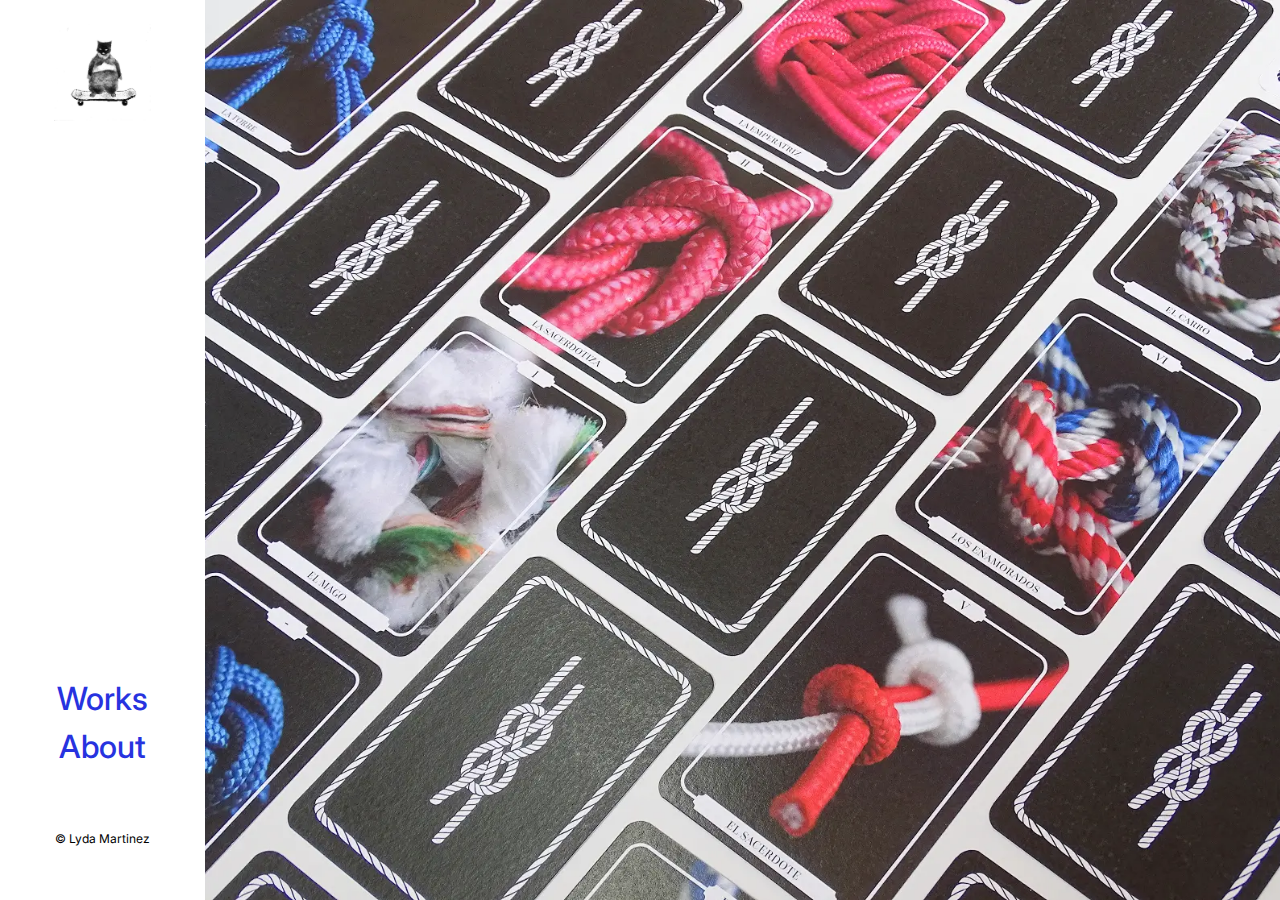
<file: index.html>
<!DOCTYPE html>
<html lang="es">
    <head>
        <meta charset="UTF-8">
        <meta name="viewport" content="width=device-width, initial-scale=1.0">
        <title>Lyda Martinez - Portfolio</title>
        <link rel="icon" type="image/x-icon" href="/assets/favicon/favicon.ico">
        
        <!-- Resource Hints -->
        <link rel="preconnect" href="https://fonts.googleapis.com">
        <link rel="preconnect" href="https://fonts.gstatic.com" crossorigin>
        
        <!-- Stylesheets -->
        <link rel="stylesheet" href="styles.css">
        <link rel="stylesheet" href="index.css">
        <link href="https://fonts.googleapis.com/css2?family=Inter:wght@400;500;600&display=swap" rel="stylesheet">
        
        <!-- Preload critical assets -->
        <link rel="preload" as="image" href="assets/landing-carousel-1.webp">
        <link rel="preload" as="image" href="assets/gato-skater.webp">
    </head>
<body>
    <div class="container">
        <!-- Sidebar/Menu -->
        <aside class="sidebar">
            <div class="logo">
                <img src="assets/gato-skater.webp" alt="Logo" class="logo-img" width="97" height="97">
            </div>
            <nav class="menu">
                <ul>
                    <li><a href="works.html">Works</a></li>
                    <li><a href="about.html">About</a></li>
                </ul>
            </nav>
            <div class="copyright">
                <p>© Lyda Martinez</p>
            </div>
        </aside>

        <!-- Main Content -->
        <main class="main-content">
            <div class="carousel">
                <div class="carousel-container">
                    <img src="assets/landing-carousel-1.webp" 
                         alt="Carousel Image 1" 
                         class="carousel-img active"
                         width="1920"
                         height="1080"
                         fetchpriority="high">
                    <img src="assets/landing-carousel-2.webp" 
                         alt="Carousel Image 2" 
                         class="carousel-img"
                         width="1920"
                         height="1080"
                         loading="lazy">
                    <img src="assets/landing-carousel-3.webp" 
                         alt="Carousel Image 3" 
                         class="carousel-img"
                         width="1920"
                         height="1080"
                         loading="lazy">
                    <img src="assets/landing-carousel-4.webp" 
                         alt="Carousel Image 4" 
                         class="carousel-img"
                         width="1920"
                         height="1080"
                         loading="lazy">
                </div>
            </div>
        </main>
    </div>

    <script src="script.js" defer></script>
</body>
</html>
</file>
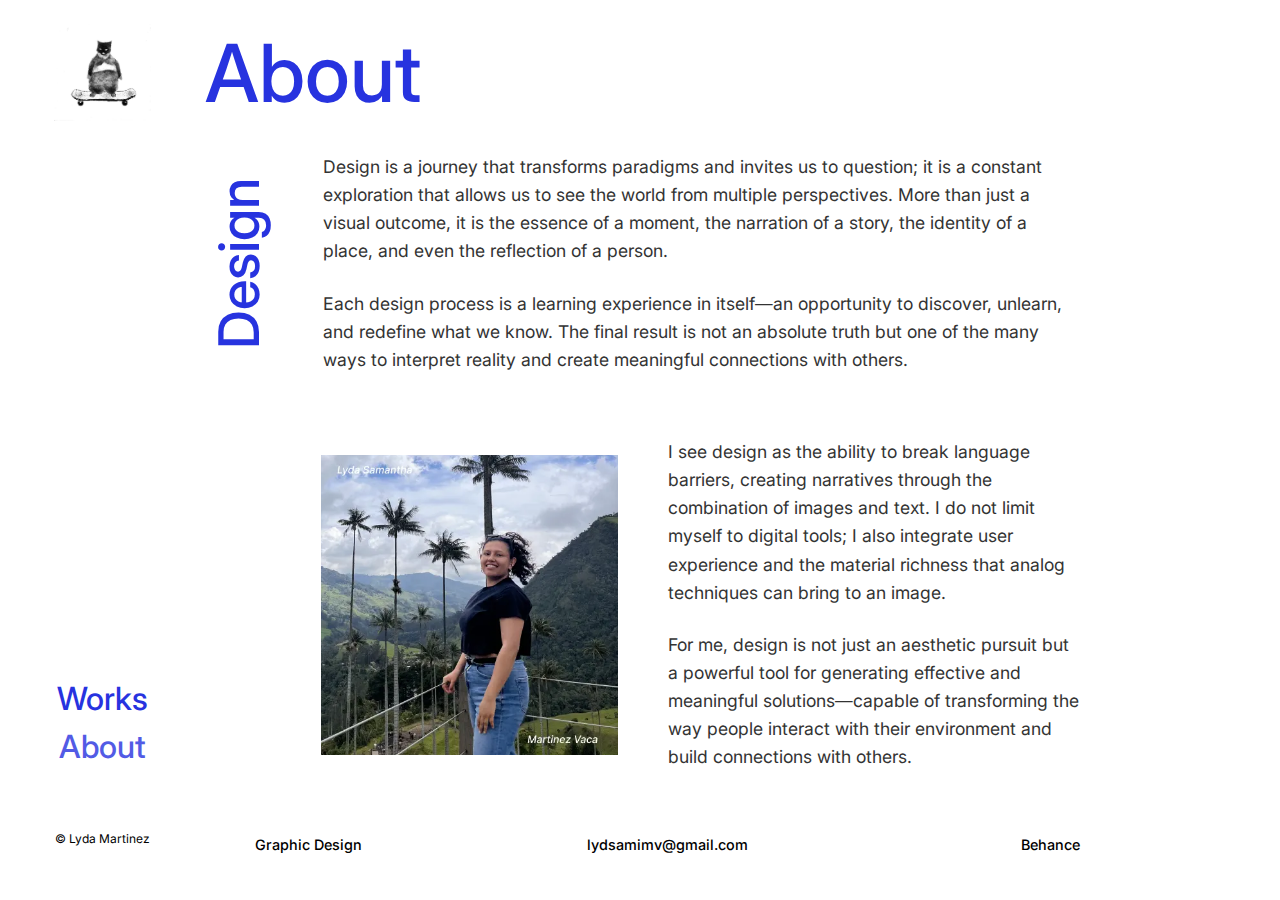
<file: about.html>
<!DOCTYPE html>
<html lang="es">
    <head>
        <meta charset="UTF-8">
        <meta name="viewport" content="width=device-width, initial-scale=1.0">
        <title>About - Lyda Martinez</title>
        <link rel="icon" type="image/x-icon" href="/assets/favicon/favicon.ico">
        
        <!-- Resource Hints -->
        <link rel="preconnect" href="https://fonts.googleapis.com">
        <link rel="preconnect" href="https://fonts.gstatic.com" crossorigin>
        
        <!-- Stylesheets -->
        <link rel="stylesheet" href="styles.css">
        <link rel="stylesheet" href="about.css">
        <link href="https://fonts.googleapis.com/css2?family=Inter:wght@400;500;600&display=swap" rel="stylesheet">
        
        <!-- Preload critical assets -->
        <link rel="preload" as="image" href="assets/gato-skater.webp">
    </head>
<body>
    <div class="container">
        <!-- Sidebar/Menu -->
        <aside class="sidebar">
            <div class="logo">
                <a href="index.html">
                    <img src="assets/gato-skater.webp" alt="Logo" class="logo-img" width="97" height="97">
                </a>
            </div>
            <nav class="menu">
                <ul>
                    <li><a href="works.html">Works</a></li>
                    <li><a href="#" class="active">About</a></li>
                </ul>
            </nav>
            <div class="copyright">
                <p>© Lyda Martinez</p>
            </div>
        </aside>

        <!-- Main Content -->
        <main class="main-content">
            <h1 class="page-title">About</h1>
            <section class="about-section">
                <div class="rotated-title">Design</div>
                <div class="section-content">
                    <p>Design is a journey that transforms paradigms and invites us to question; it is a constant exploration that allows us to see the world from multiple perspectives. More than just a visual outcome, it is the essence of a moment, the narration of a story, the identity of a place, and even the reflection of a person.</p>
                    <p>Each design process is a learning experience in itself—an opportunity to discover, unlearn, and redefine what we know. The final result is not an absolute truth but one of the many ways to interpret reality and create meaningful connections with others.</p>
                </div>
            </section>
            <section class="about-section image-section">
                <div class="section-image">
                    <img src="assets/about-image.webp" alt="Lyda Martinez" width="400" height="600" loading="lazy" style="object-fit: cover;">
                </div>
                <div class="section-content">
                    <p>I see design as the ability to break language barriers, creating narratives through the combination of images and text. I do not limit myself to digital tools; I also integrate user experience and the material richness that analog techniques can bring to an image.</p>
                    <p>For me, design is not just an aesthetic pursuit but a powerful tool for generating effective and meaningful solutions—capable of transforming the way people interact with their environment and build connections with others.</p>
                </div>
            </section>
            <footer class="about-footer">
                <div class="footer-section">
                    <span>Graphic Design</span>
                </div>
                <div class="footer-section">
                    <a href="mailto:lydsamimv@gmail.com">lydsamimv@gmail.com</a>
                </div>
                <div class="footer-section">
                    <a href="" target="_blank">Behance</a>
                </div>
            </footer>
        </main>
    </div>

    <script>
    </script>
</body>
</html>
</file>
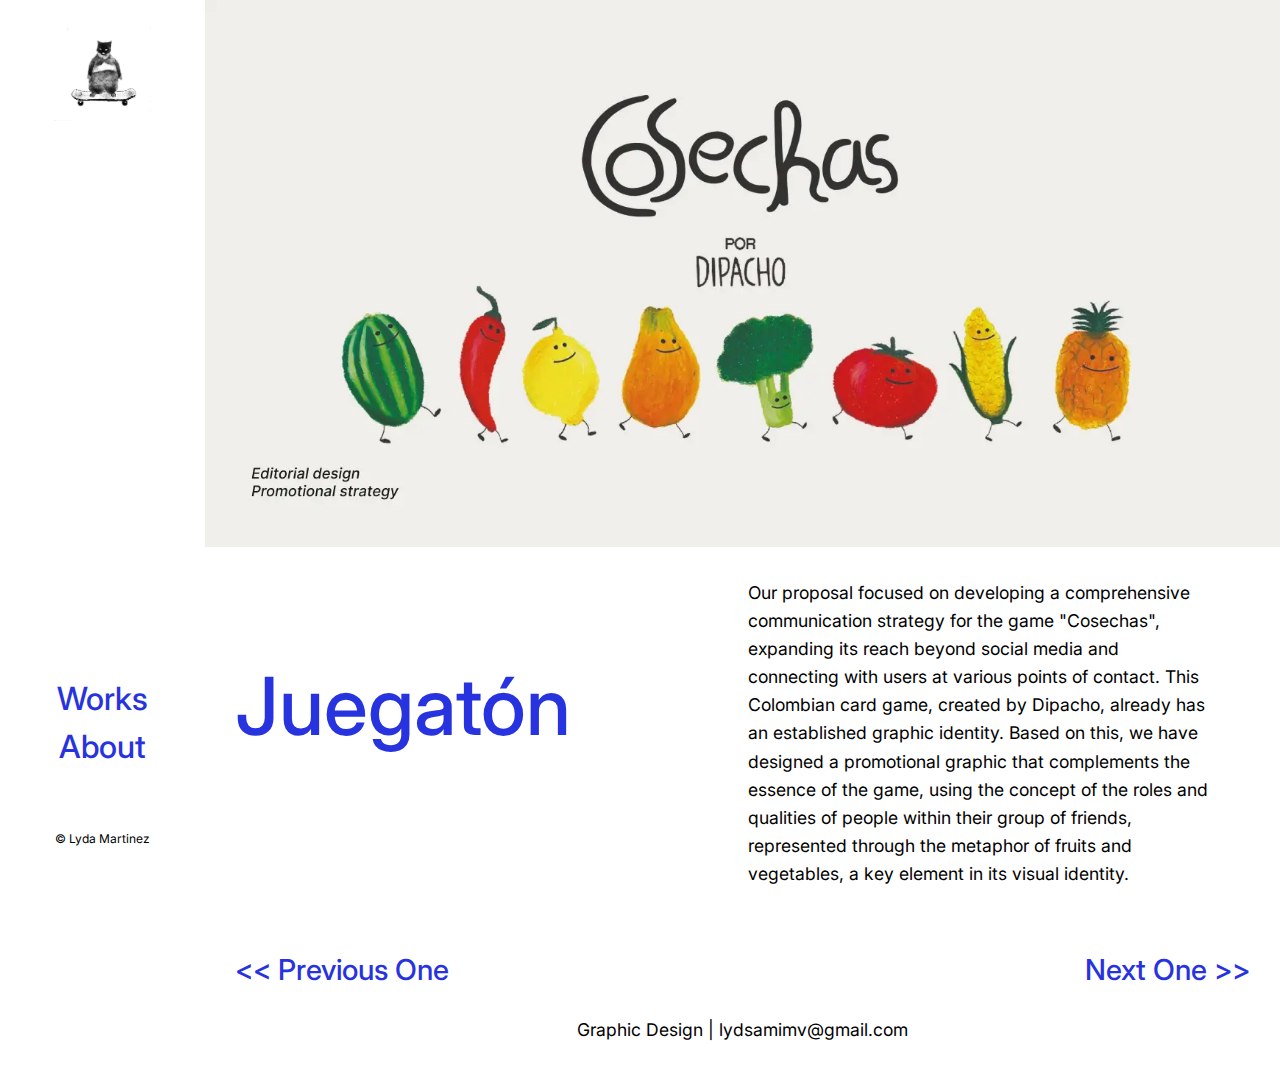
<file: cosechas.html>
<!DOCTYPE html>
<html lang="es">
    <head>
        <meta charset="UTF-8">
        <meta name="viewport" content="width=device-width, initial-scale=1.0">
        <title>Juegatón - Lyda Martinez</title>
        <link rel="icon" type="image/x-icon" href="/assets/favicon/favicon.ico">
        
        <!-- Resource Hints -->
        <link rel="preconnect" href="https://fonts.googleapis.com">
        <link rel="preconnect" href="https://fonts.gstatic.com" crossorigin>
        
        <!-- Stylesheets -->
        <link rel="stylesheet" href="styles.css">
        <link rel="stylesheet" href="cosechas.css">
        <link href="https://fonts.googleapis.com/css2?family=Inter:wght@400;500;600&display=swap" rel="stylesheet">
        
        <!-- Preload critical assets -->
        <link rel="preload" as="image" href="assets/gato-skater.webp">
    </head>
<body>
    <div class="container">
        <!-- Sidebar/Menu -->
        <aside class="sidebar">
            <div class="logo">
                <a href="index.html">
                    <img src="assets/gato-skater.webp" alt="Logo" class="logo-img" width="97" height="97">
                </a>
            </div>
            <nav class="menu">
                <ul>
                    <li><a href="works.html">Works</a></li>
                    <li><a href="about.html">About</a></li>
                </ul>
            </nav>
            <div class="copyright">
                <p>© Lyda Martinez</p>
            </div>
        </aside>

        <!-- Main Content -->
        <main class="main-content">
            <div class="cosechas-container">
                <img src="assets/cosechas-01.webp" alt="Juegatón Project" width="1920" height="1080" loading="lazy">
            </div>
            <section class="cosechas-section">
                <div class="section-title">
                    <h1>Juegatón</h1>
                </div>
                <div class="section-content">
                    <p>Our proposal focused on developing a comprehensive communication strategy for the game "Cosechas", expanding its reach beyond social media and connecting with users at various points of contact. This Colombian card game, created by Dipacho, already has an established graphic identity. Based on this, we have designed a promotional graphic that complements the essence of the game, using the concept of the roles and qualities of people within their group of friends, represented through the metaphor of fruits and vegetables, a key element in its visual identity.</p>
                </div>
            </section>
            <footer class="project-footer">
                <div class="navigation-row">
                    <a href="tarot.html" class="nav-link prev">&#60;&#60; Previous One</a>
                    <a href="vinilos.html" class="nav-link next">Next One &#62;&#62;</a>
                </div>
                <div class="copyright-row">
                    <p>Graphic Design | <a href="mailto:lydsamimv@gmail.com">lydsamimv@gmail.com</a></p>
                </div>
            </footer>
        </main>
    </div>
</body>
</html>
</file>
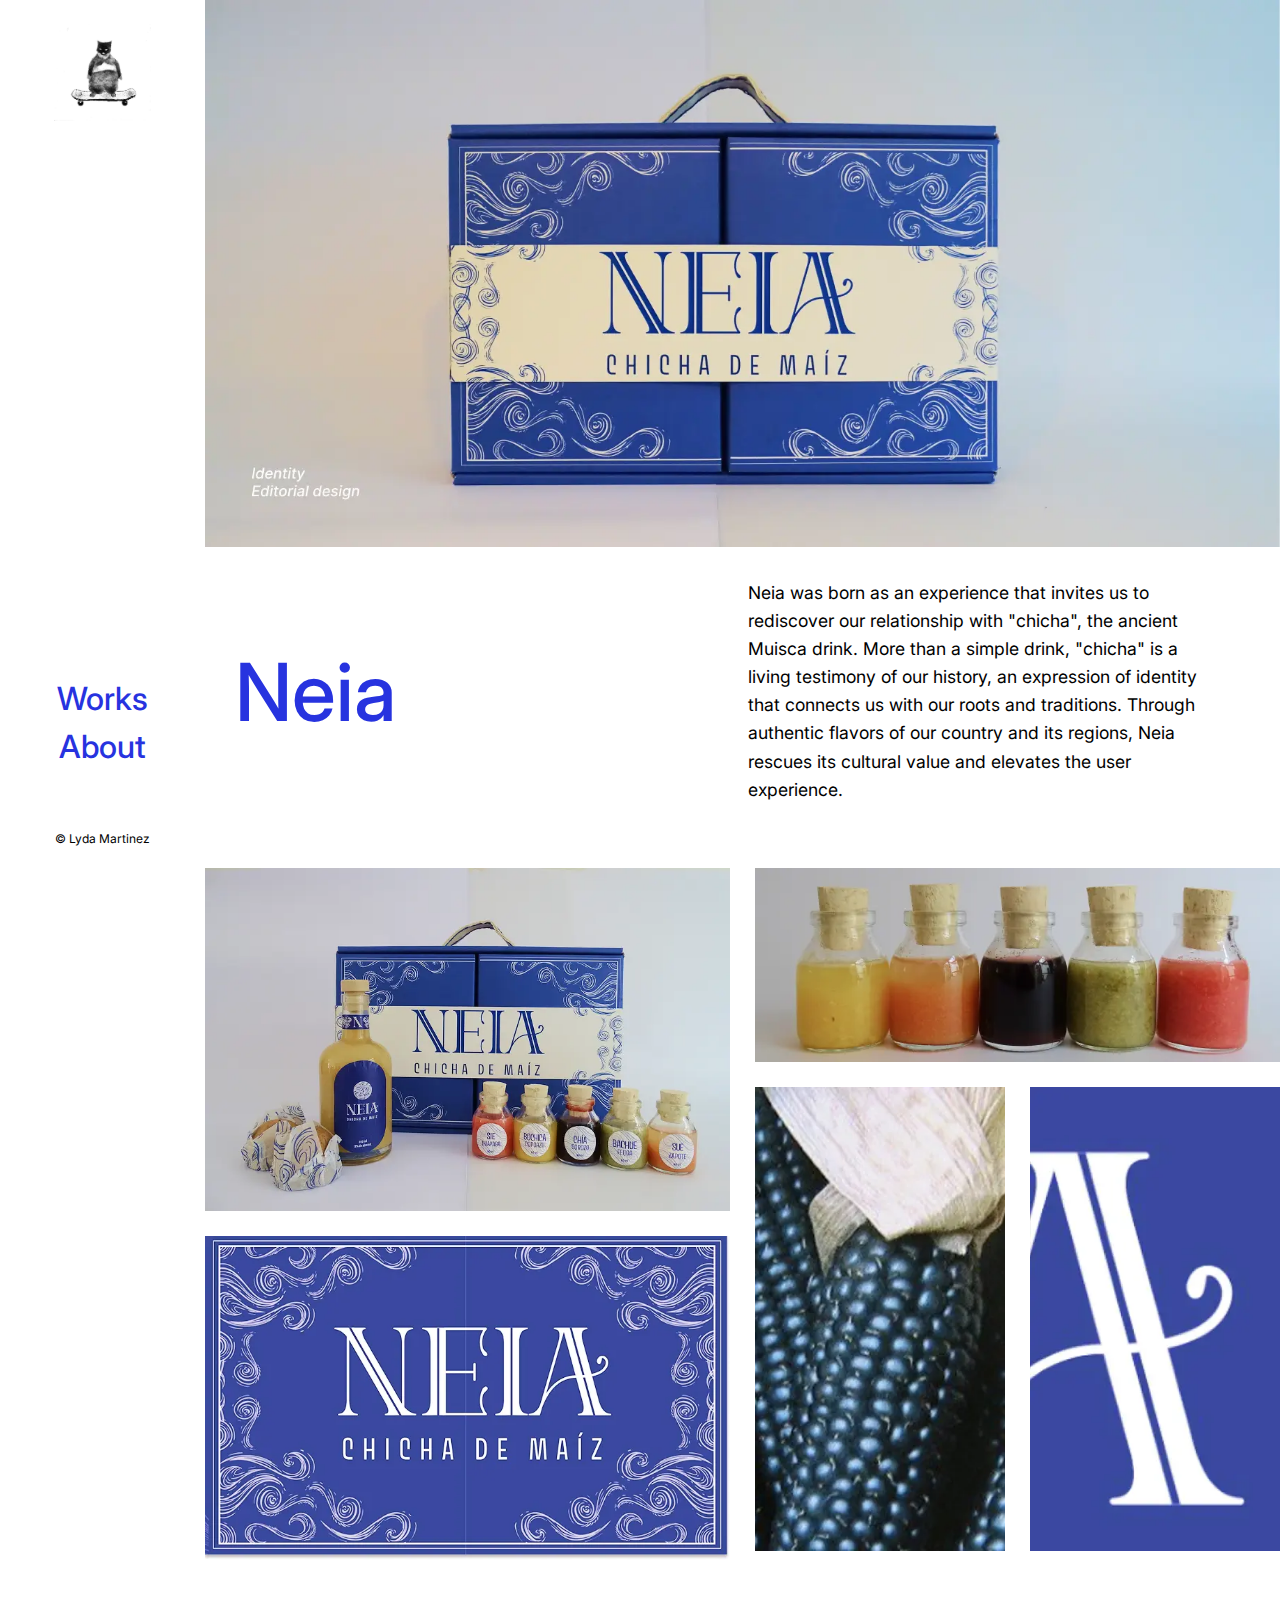
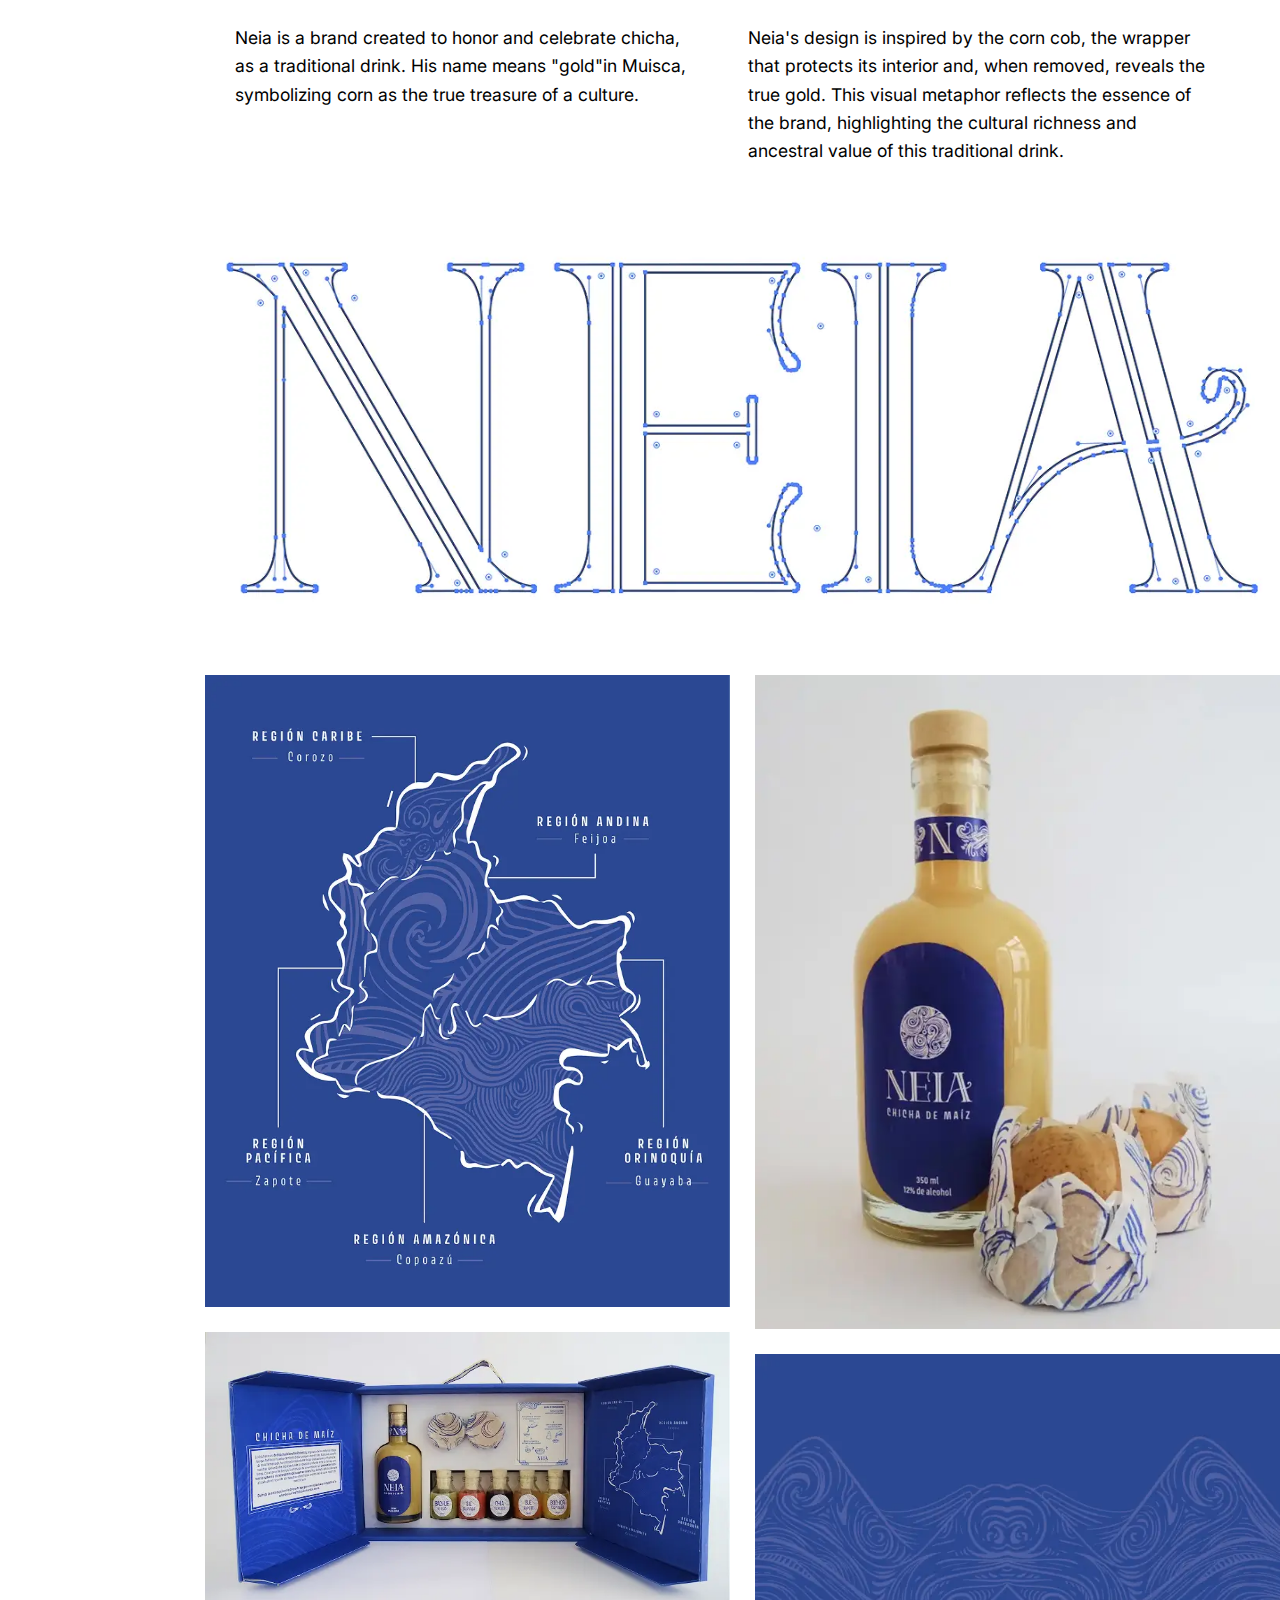
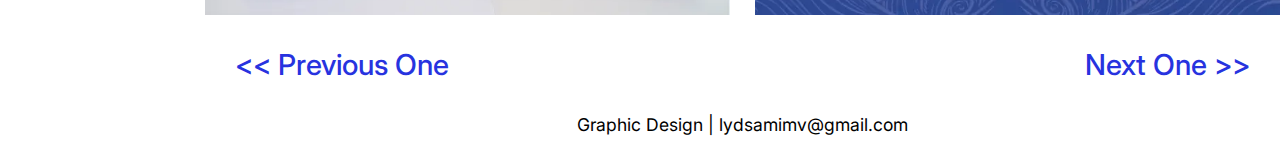
<file: neia.html>
<!DOCTYPE html>
<html lang="es">
    <head>
        <meta charset="UTF-8">
        <meta name="viewport" content="width=device-width, initial-scale=1.0">
        <title>Neia - Lyda Martinez</title>
        <link rel="icon" type="image/x-icon" href="/assets/favicon/favicon.ico">
        
        <!-- Resource Hints -->
        <link rel="preconnect" href="https://fonts.googleapis.com">
        <link rel="preconnect" href="https://fonts.gstatic.com" crossorigin>
        
        <!-- Stylesheets -->
        <link rel="stylesheet" href="styles.css">
        <link rel="stylesheet" href="neia.css">
        <link href="https://fonts.googleapis.com/css2?family=Inter:wght@400;500;600&display=swap" rel="stylesheet">
        
        <!-- Preload critical assets -->
        <link rel="preload" as="image" href="assets/gato-skater.webp">
    </head>
<body>
    <div class="container">
        <!-- Sidebar/Menu -->
        <aside class="sidebar">
            <div class="logo">
                <a href="index.html">
                    <img src="assets/gato-skater.webp" alt="Logo" class="logo-img" width="97" height="97">
                </a>
            </div>
            <nav class="menu">
                <ul>
                    <li><a href="works.html">Works</a></li>
                    <li><a href="about.html">About</a></li>
                </ul>
            </nav>
            <div class="copyright">
                <p>© Lyda Martinez</p>
            </div>
        </aside>

        <!-- Main Content -->
        <main class="main-content">
            <div class="neia-container">
                <img src="assets/neia-01.webp" alt="Neia Project" width="1920" height="1080" loading="lazy">
            </div>
            <section class="neia-section">
                <div class="section-title">
                    <h1>Neia</h1>
                </div>
                <div class="section-content">
                    <p>Neia was born as an experience that invites us to rediscover our relationship with "chicha", the ancient Muisca drink. More than a simple drink, "chicha" is a living testimony of our history, an expression of identity that connects us with our roots and traditions. Through authentic flavors of our country and its regions, Neia rescues its cultural value and elevates the user experience.</p>
                </div>
            </section>
            <section class="gallery-section">
                <div class="gallery-column">
                    <div class="gallery-item">
                        <img src="assets/neia-02.webp" alt="Neia packaging" loading="lazy">
                    </div>
                    <div class="gallery-item">
                        <img src="assets/neia-04.webp" alt="Neia corn detail" loading="lazy">
                    </div>
                </div>
                <div class="gallery-column">
                    <div class="gallery-item">
                        <img src="assets/neia-03.webp" alt="Neia bottles" loading="lazy">
                    </div>
                    <div class="gallery-row">
                        <div class="gallery-item">
                            <img src="assets/neia-05.webp" alt="Neia logo" loading="lazy">
                        </div>
                        <div class="gallery-item">
                            <img src="assets/neia-06.webp" alt="Neia detail" loading="lazy">
                        </div>
                    </div>
                </div>
            </section>
            <section class="text-section">
                <div class="text-column">
                    <p>Neia is a brand created to honor and celebrate chicha, as a traditional drink. His name means "gold"in Muisca, symbolizing corn as the true treasure of a culture.</p>
                </div>
                <div class="text-column">
                    <p>Neia's design is inspired by the corn cob, the wrapper that protects its interior and, when removed, reveals the true gold. This visual metaphor reflects the essence of the brand, highlighting the cultural richness and ancestral value of this traditional drink.</p>
                </div>
            </section>
            <section class="gallery-section second-gallery">
                <div class="full-width-row">
                    <div class="gallery-item">
                        <img src="assets/neia-07.webp" alt="Neia presentation" loading="lazy">
                    </div>
                </div>
                <div class="two-columns">
                    <div class="gallery-column">
                        <div class="gallery-item">
                            <img src="assets/neia-08.webp" alt="Neia detail" loading="lazy">
                        </div>
                        <div class="gallery-item">
                            <img src="assets/neia-10.webp" alt="Neia detail" loading="lazy">
                        </div>
                    </div>
                    <div class="gallery-column">
                        <div class="gallery-item">
                            <img src="assets/neia-09.webp" alt="Neia detail" loading="lazy">
                        </div>
                        <div class="gallery-item">
                            <img src="assets/neia-11.webp" alt="Neia detail" loading="lazy">
                        </div>
                    </div>
                </div>
            </section>
            <footer class="project-footer">
                <div class="navigation-row">
                    <a href="vinilos.html" class="nav-link prev">&#60;&#60; Previous One</a>
                    <a href="tarot.html" class="nav-link next">Next One &#62;&#62;</a>
                </div>
                <div class="copyright-row">
                    <p>Graphic Design | <a href="mailto:lydsamimv@gmail.com">lydsamimv@gmail.com</a></p>
                </div>
            </footer>
        </main>
    </div>
</body>
</html>
</file>
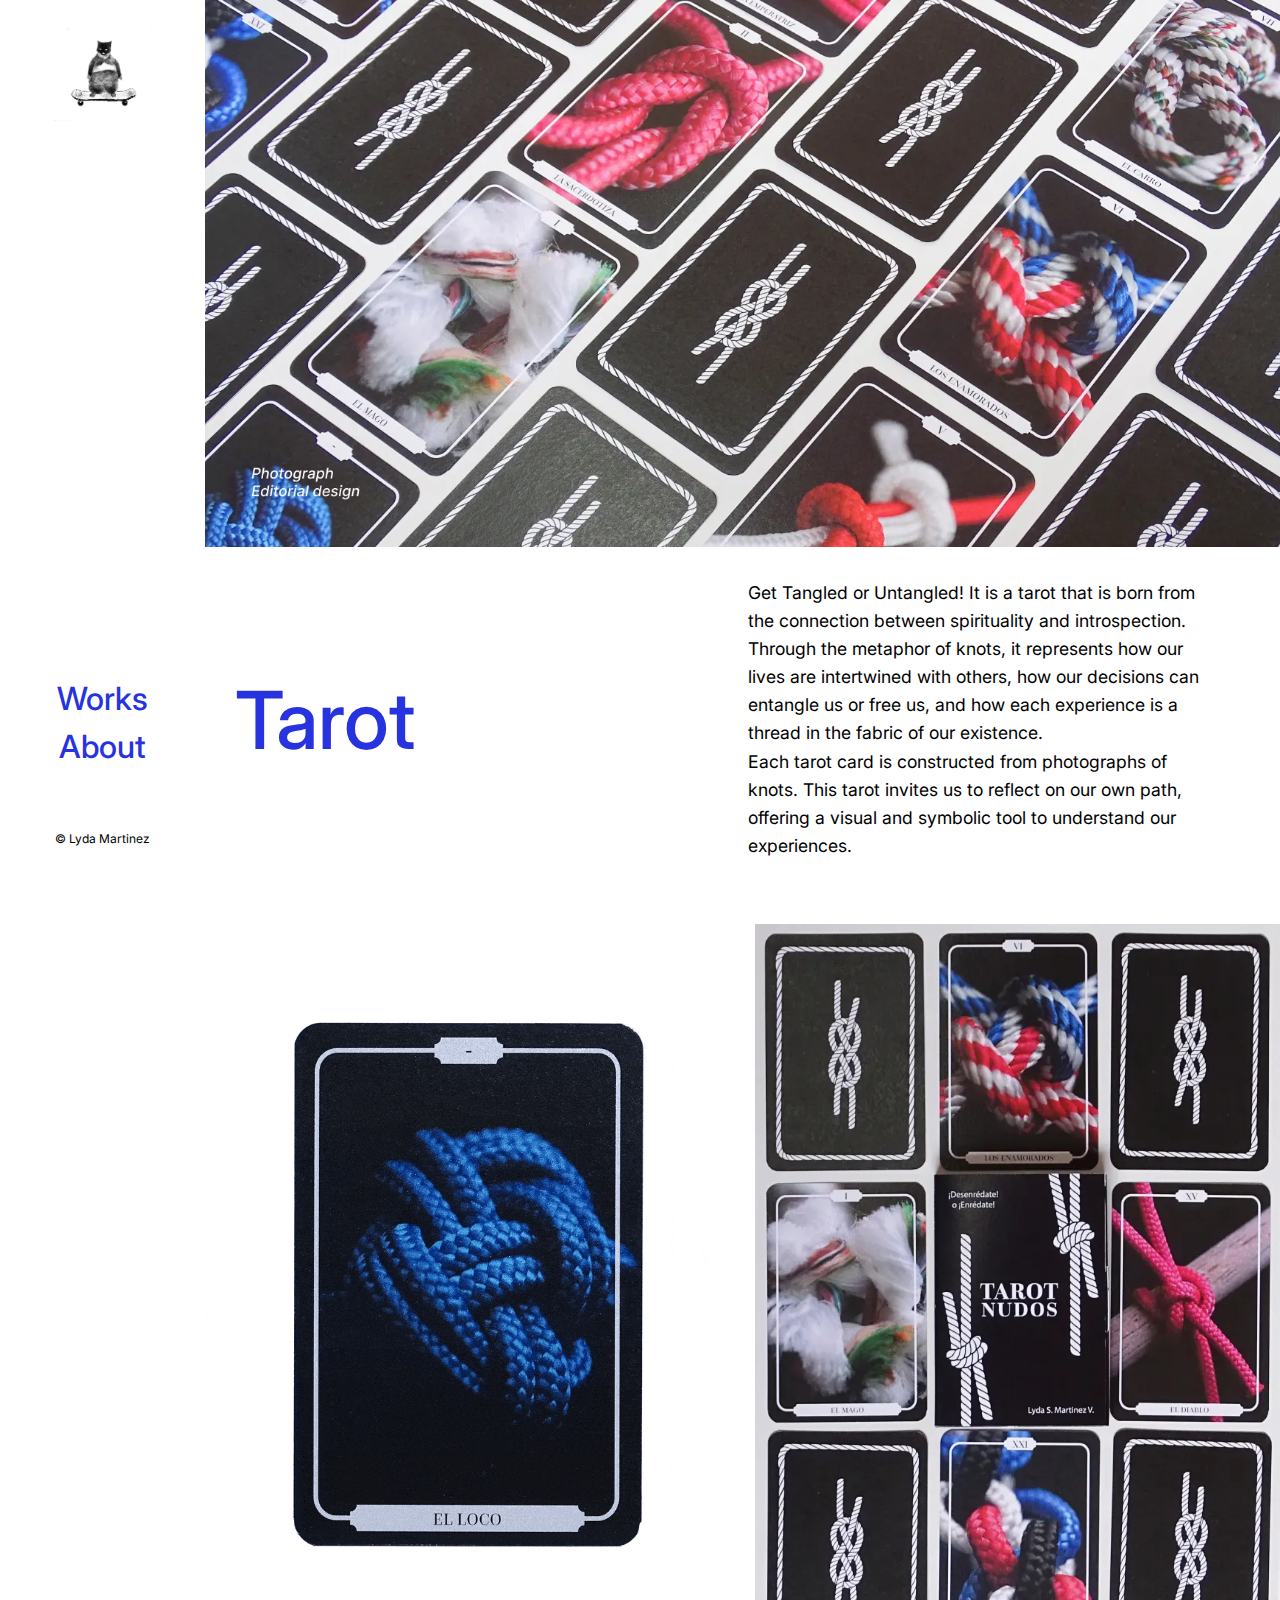
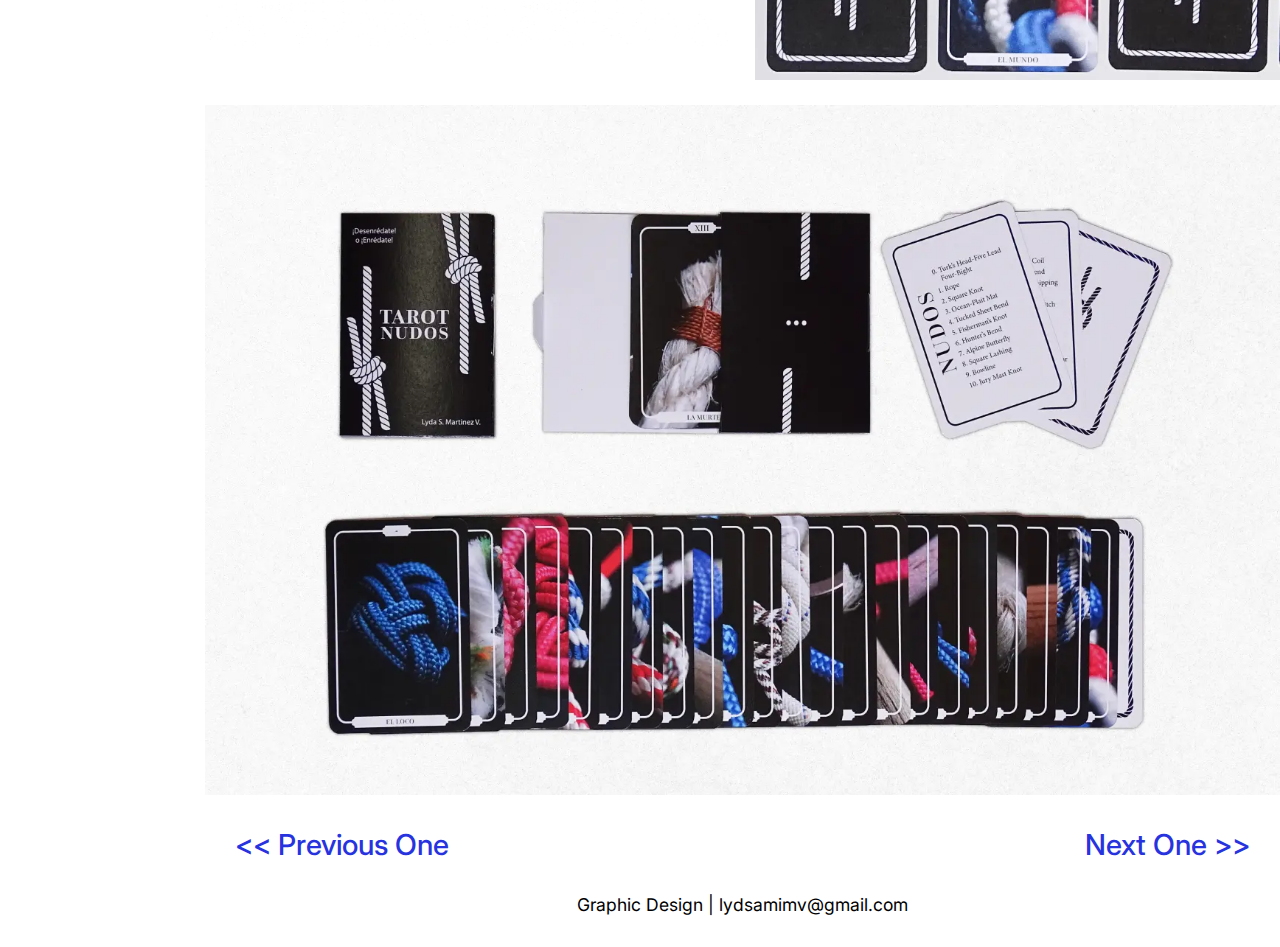
<file: tarot.html>
<!DOCTYPE html>
<html lang="es">
    <head>
        <meta charset="UTF-8">
        <meta name="viewport" content="width=device-width, initial-scale=1.0">
        <title>Tarot - Lyda Martinez</title>
        <link rel="icon" type="image/x-icon" href="/assets/favicon/favicon.ico">
        
        <!-- Resource Hints -->
        <link rel="preconnect" href="https://fonts.googleapis.com">
        <link rel="preconnect" href="https://fonts.gstatic.com" crossorigin>
        
        <!-- Stylesheets -->
        <link rel="stylesheet" href="styles.css">
        <link rel="stylesheet" href="tarot.css">
        <link href="https://fonts.googleapis.com/css2?family=Inter:wght@400;500;600&display=swap" rel="stylesheet">
        
        <!-- Preload critical assets -->
        <link rel="preload" as="image" href="assets/gato-skater.webp">
    </head>
<body>
    <div class="container">
        <!-- Sidebar/Menu -->
        <aside class="sidebar">
            <div class="logo">
                <a href="index.html">
                    <img src="assets/gato-skater.webp" alt="Logo" class="logo-img" width="97" height="97">
                </a>
            </div>
            <nav class="menu">
                <ul>
                    <li><a href="works.html">Works</a></li>
                    <li><a href="about.html">About</a></li>
                </ul>
            </nav>
            <div class="copyright">
                <p>© Lyda Martinez</p>
            </div>
        </aside>

        <!-- Main Content -->
        <main class="main-content">
            <div class="tarot-container">
                <img src="assets/tarot-01.webp" alt="Tarot Project" width="1920" height="1080" loading="lazy">
            </div>
            <section class="tarot-section">
                <div class="section-title">
                    <h1>Tarot</h1>
                </div>
                <div class="section-content">
                    <p>Get Tangled or Untangled! It is a tarot that is born from the connection between spirituality and introspection. Through the metaphor of knots, it represents how our lives are intertwined with others, how our decisions can entangle us or free us, and how each experience is a thread in the fabric of our existence.</p>
                    <p>Each tarot card is constructed from photographs of knots. This tarot invites us to reflect on our own path, offering a visual and symbolic tool to understand our experiences.</p>
                </div>
            </section>
            <section class="gallery-section">
                <div class="gallery-column">
                    <div class="gallery-item">
                        <img src="assets/tarot-02.gif" alt="Tarot animation" loading="lazy">
                    </div>
                </div>
                <div class="gallery-column">
                    <div class="gallery-item">
                        <img src="assets/tarot-03.webp" alt="Tarot cards" loading="lazy">
                    </div>
                </div>
            </section>
            <section class="full-image-section">
                <div class="gallery-item">
                    <img src="assets/tarot-04.webp" alt="Tarot presentation" loading="lazy">
                </div>
            </section>
            <footer class="project-footer">
                <div class="navigation-row">
                    <a href="neia.html" class="nav-link prev">&#60;&#60; Previous One</a>
                    <a href="cosechas.html" class="nav-link next">Next One &#62;&#62;</a>
                </div>
                <div class="copyright-row">
                    <p>Graphic Design | <a href="mailto:lydsamimv@gmail.com">lydsamimv@gmail.com</a></p>
                </div>
            </footer>
        </main>
    </div>
</body>
</html>
</file>
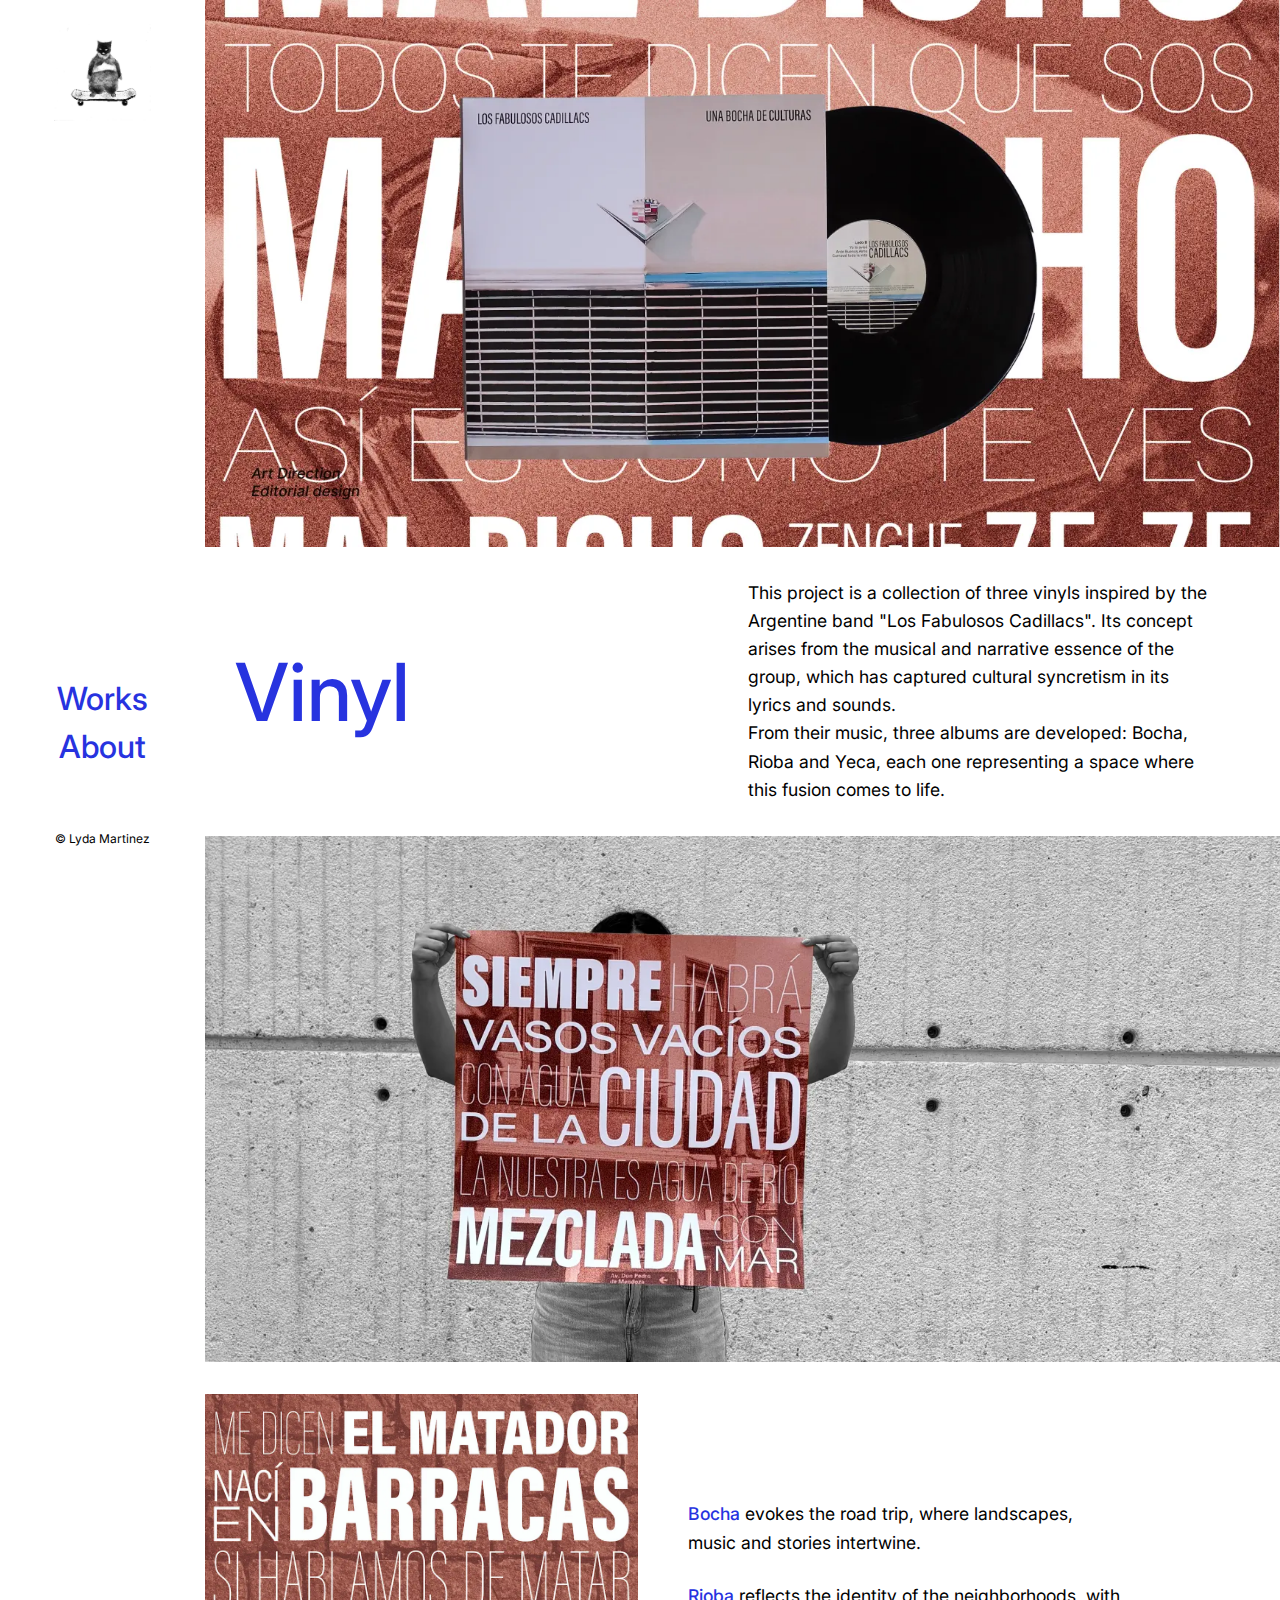
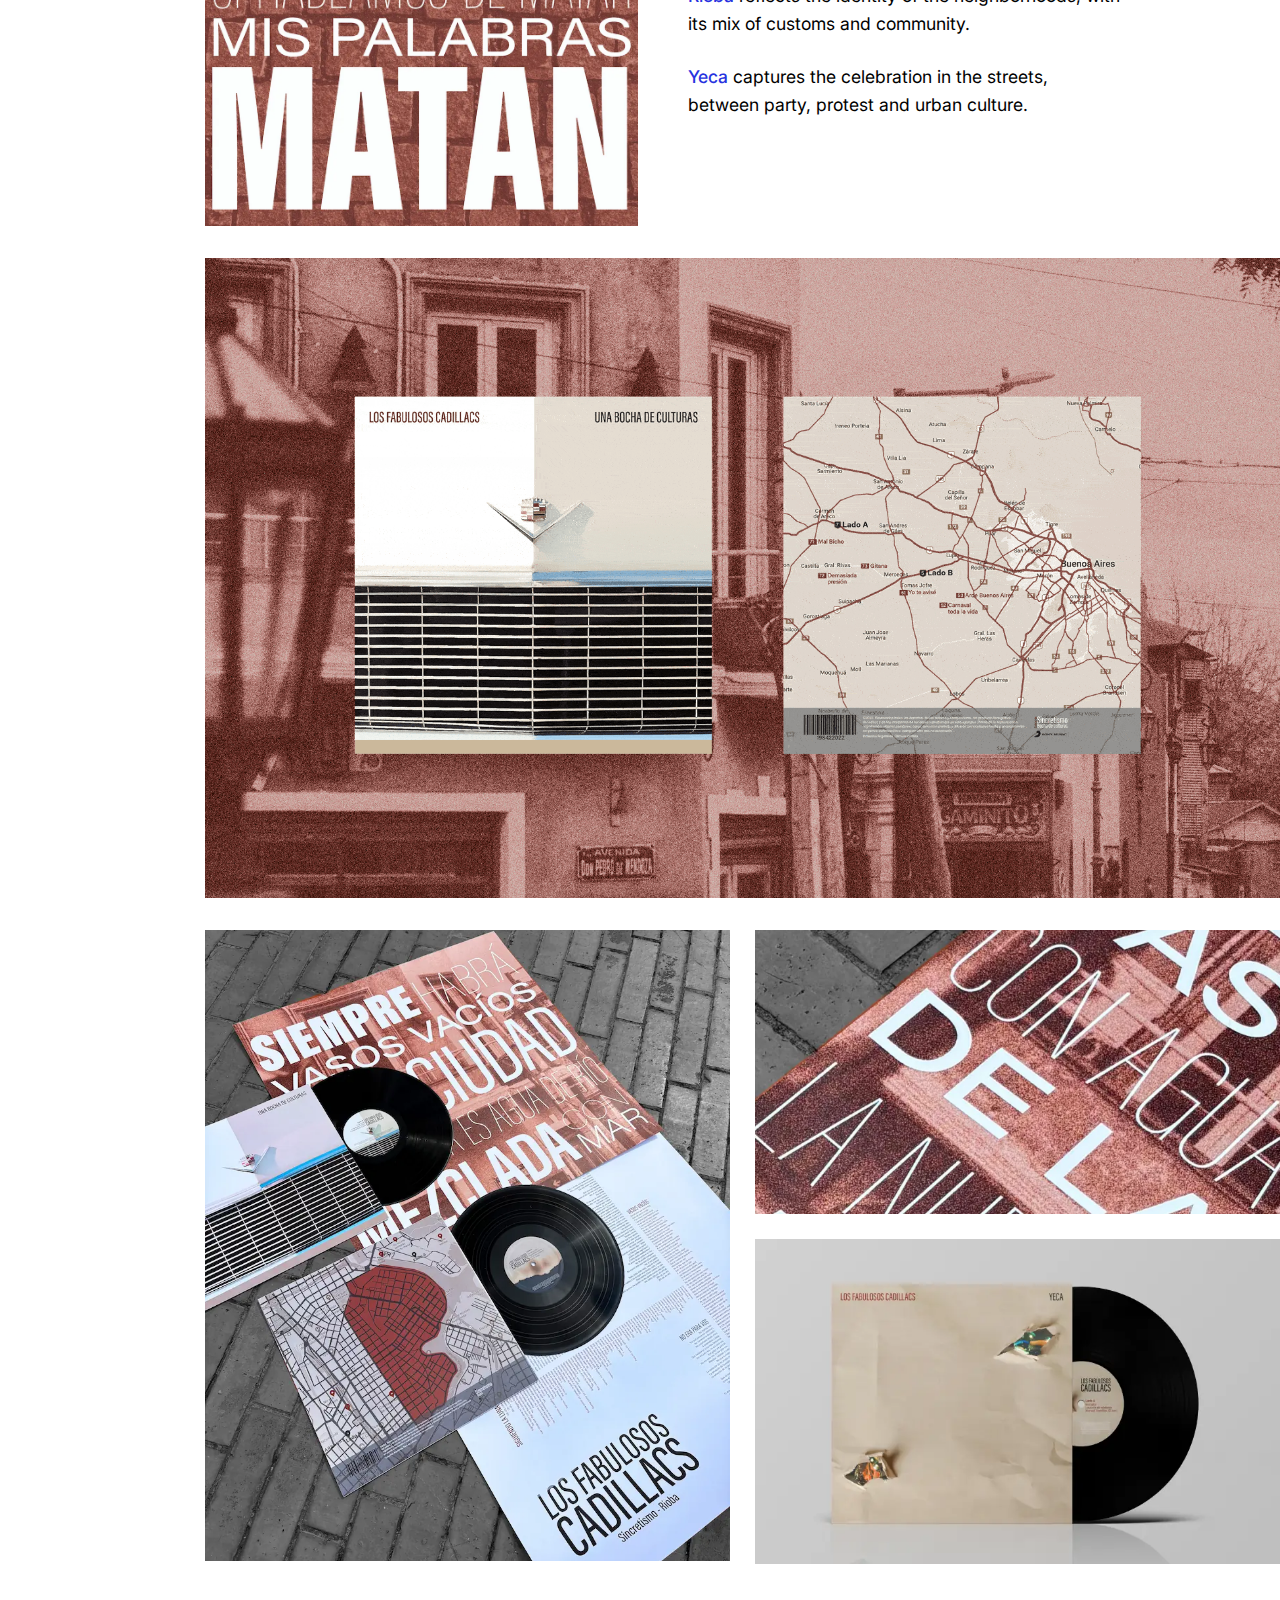
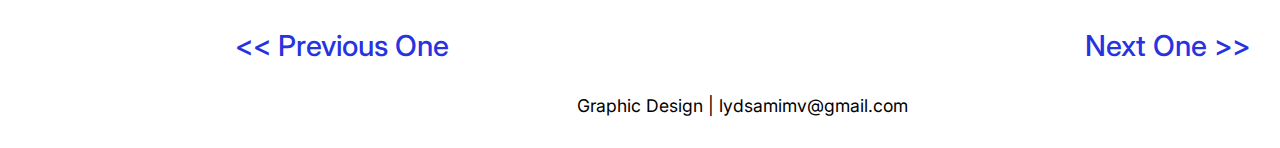
<file: vinilos.html>
<!DOCTYPE html>
<html lang="es">
    <head>
        <meta charset="UTF-8">
        <meta name="viewport" content="width=device-width, initial-scale=1.0">
        <title>Vinyl - Lyda Martinez</title>
        <link rel="icon" type="image/x-icon" href="/assets/favicon/favicon.ico">
        
        <!-- Resource Hints -->
        <link rel="preconnect" href="https://fonts.googleapis.com">
        <link rel="preconnect" href="https://fonts.gstatic.com" crossorigin>
        
        <!-- Stylesheets -->
        <link rel="stylesheet" href="styles.css">
        <link rel="stylesheet" href="vinilos.css">
        <link href="https://fonts.googleapis.com/css2?family=Inter:wght@400;500;600&display=swap" rel="stylesheet">
        
        <!-- Preload critical assets -->
        <link rel="preload" as="image" href="assets/gato-skater.webp">
    </head>
<body>
    <div class="container">
        <!-- Sidebar/Menu -->
        <aside class="sidebar">
            <div class="logo">
                <a href="index.html">
                    <img src="assets/gato-skater.webp" alt="Logo" class="logo-img" width="97" height="97">
                </a>
            </div>
            <nav class="menu">
                <ul>
                    <li><a href="works.html">Works</a></li>
                    <li><a href="about.html">About</a></li>
                </ul>
            </nav>
            <div class="copyright">
                <p>© Lyda Martinez</p>
            </div>
        </aside>

        <!-- Main Content -->
        <main class="main-content">
            <div class="vinilos-container">
                <img src="assets/vinilos-01.webp" alt="Vinyl Project" width="1920" height="1080" loading="lazy">
            </div>
            <section class="vinilos-section">
                <div class="section-title">
                    <h1>Vinyl</h1>
                </div>
                <div class="section-content">
                    <p>This project is a collection of three vinyls inspired by the Argentine band "Los Fabulosos Cadillacs". Its concept arises from the musical and narrative essence of the group, which has captured cultural syncretism in its lyrics and sounds.</p>
                    <p>From their music, three albums are developed: Bocha, Rioba and Yeca, each one representing a space where this fusion comes to life.</p>
                </div>
            </section>
            <section class="full-image-section">
                <div class="gallery-item">
                    <img src="assets/vinilos-02.webp" alt="Vinyl presentation" loading="lazy">
                </div>
            </section>
            <section class="content-section">
                <div class="content-column">
                    <img src="assets/vinilos-03.webp" alt="Vinyl detail" loading="lazy">
                </div>
                <div class="content-column text-column">
                    <p><span>Bocha</span> evokes the road trip, where landscapes, music and stories intertwine.</p>
                    <p><span>Rioba</span> reflects the identity of the neighborhoods, with its mix of customs and community.</p>
                    <p><span>Yeca</span> captures the celebration in the streets, between party, protest and urban culture.</p>
                </div>
            </section>
            <section class="gif-section">
                <img src="assets/vinilos.gif" alt="Vinyl animation" loading="lazy">
            </section>
            <section class="gallery-section">
                <div class="gallery-column">
                    <div class="gallery-item">
                        <img src="assets/vinilos-04.webp" alt="Vinyl detail" loading="lazy">
                    </div>
                </div>
                <div class="gallery-column">
                    <div class="gallery-item">
                        <img src="assets/vinilos-05.webp" alt="Vinyl detail" loading="lazy">
                    </div>
                    <div class="gallery-item">
                        <img src="assets/vinilos-06.webp" alt="Vinyl detail" loading="lazy">
                    </div>
                </div>
            </section>
            <footer class="project-footer">
                <div class="navigation-row">
                    <a href="cosechas.html" class="nav-link prev">&#60;&#60; Previous One</a>
                    <a href="neia.html" class="nav-link next">Next One &#62;&#62;</a>
                </div>
                <div class="copyright-row">
                    <p>Graphic Design | <a href="mailto:lydsamimv@gmail.com">lydsamimv@gmail.com</a></p>
                </div>
            </footer>
        </main>
    </div>
</body>
</html>
</file>
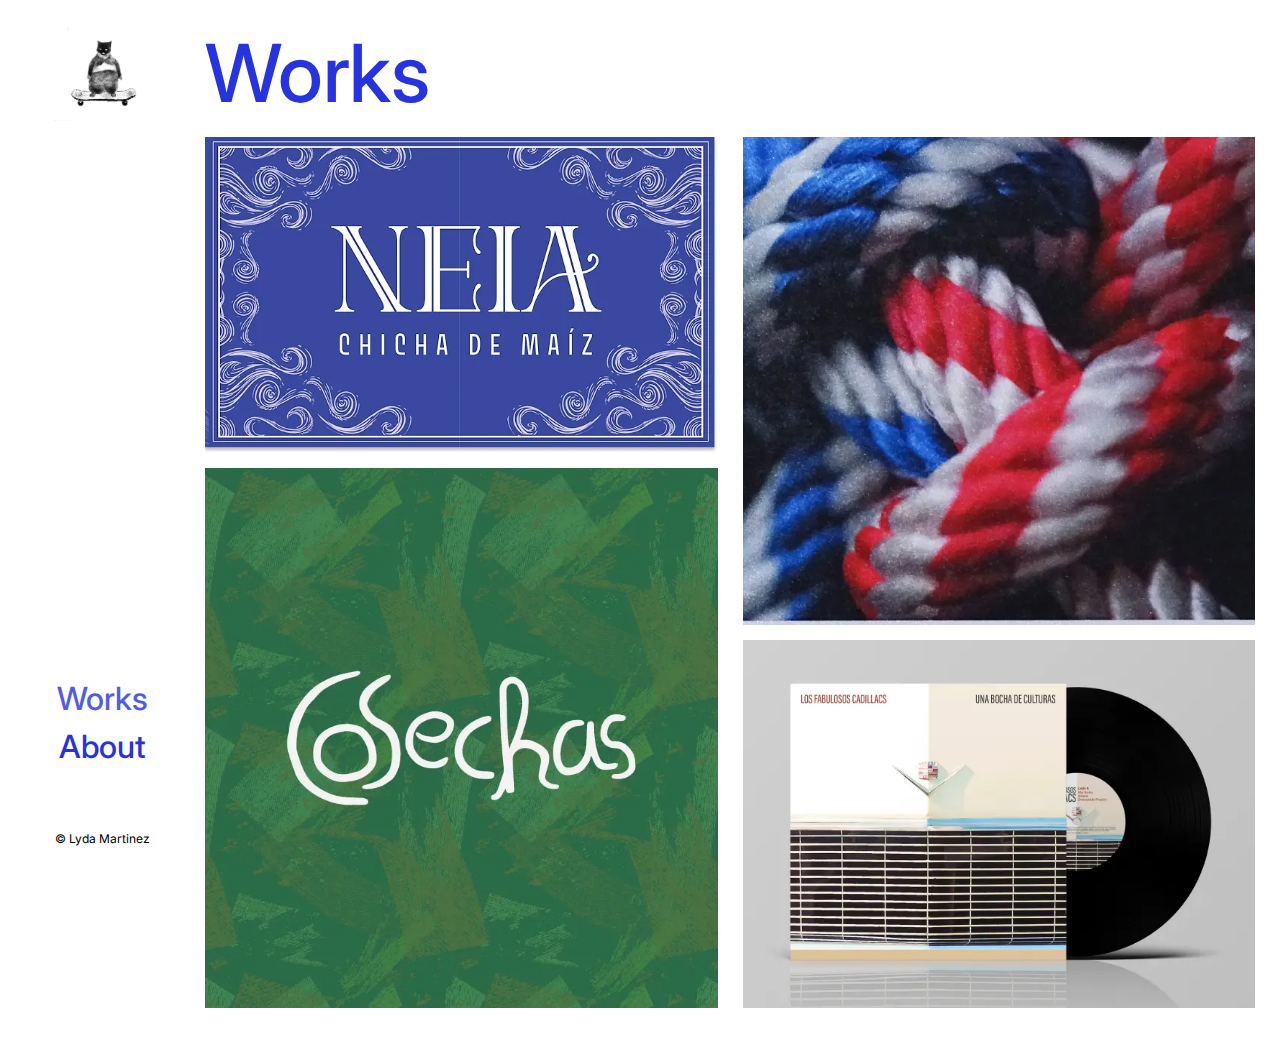
<file: works.html>
<!DOCTYPE html>
<html lang="es">
    <head>
        <meta charset="UTF-8">
        <meta name="viewport" content="width=device-width, initial-scale=1.0">
        <title>Works - Lyda Martinez</title>
        <link rel="icon" type="image/x-icon" href="/assets/favicon/favicon.ico">
        <link rel="stylesheet" href="styles.css">
        <link rel="stylesheet" href="works.css">
        <link href="https://fonts.googleapis.com/css2?family=Inter:wght@400;500;600&display=swap" rel="stylesheet">
    </head>
<body>
    <div class="container">
        <!-- Sidebar/Menu -->
        <aside class="sidebar">
            <div class="logo">
                <a href="index.html">
                    <img src="assets/gato-skater.webp" alt="Logo" class="logo-img">
                </a>
            </div>
            <nav class="menu">
                <ul>
                    <li><a href="#" class="active">Works</a></li>
                    <li><a href="#about">About</a></li>
                </ul>
            </nav>
            <div class="copyright">
                <p>© Lyda Martinez</p>
            </div>
        </aside>

        <!-- Main Content -->
        <main class="main-content">
            <h1 class="page-title">Works</h1>
            <div class="works-container">
                <a href="#neia" class="work-item neia">
                    <img src="assets/works-neia.webp" alt="Neia Project">
                </a>
                <a href="#tarot" class="work-item tarot">
                    <img src="assets/works-tarot.webp" alt="Tarot Project">
                </a>
                <a href="#cosechas" class="work-item cosechas">
                    <img src="assets/works-cosechas.webp" alt="Cosechas Project">
                </a>
                <a href="#vinilos" class="work-item vinilos">
                    <img src="assets/works-vinilos.webp" alt="Vinilos Project">
                </a>
            </div>
        </main>
    </div>

    <script>
        function positionImages() {
            if (window.innerWidth > 768) {
                const neiaImg = document.querySelector('.work-item.neia img');
                const tarotImg = document.querySelector('.work-item.tarot img');
                const cosechas = document.querySelector('.work-item.cosechas');
                const vinilos = document.querySelector('.work-item.vinilos');

                if (neiaImg && cosechas) {
                    const neiaRect = neiaImg.getBoundingClientRect();
                    cosechas.style.top = (neiaRect.height + 15) + 'px';
                }

                if (tarotImg && vinilos) {
                    const tarotRect = tarotImg.getBoundingClientRect();
                    vinilos.style.top = (tarotRect.height + 15) + 'px';
                }
            }
        }

        // Wait for all images to load
        Promise.all(
            Array.from(document.images)
                .map(img => {
                    if (img.complete) return Promise.resolve();
                    return new Promise(resolve => {
                        img.onload = resolve;
                        img.onerror = resolve;
                    });
                })
        ).then(() => {
            positionImages();
        });

        // Reposition on window resize
        window.addEventListener('resize', positionImages);
    </script>
</body>
</html>
</file>
<file: index.css>
/* Index page specific styles */
.carousel {
    position: relative;
    width: 100%;
    height: 100vh;
    overflow: hidden;
}

.carousel-container {
    width: 100%;
    height: 100%;
}

.carousel-img {
    position: absolute;
    width: 100%;
    height: 100%;
    object-fit: cover;
    opacity: 0;
    transition: opacity 0.5s ease-in-out;
}

.carousel-img.active {
    opacity: 1;
}

@media (max-width: 768px) {
    .carousel {
        height: calc(100vh - 80px);
    }
}
</file>
<file: about.css>
.about-section {
    display: flex;
    align-items: center;
    gap: 50px;
    padding-right: clamp(15px, calc(50px + (300 - 50) * ((100vw - 768px) / (1920 - 768))), 300px);
    margin-top: 2rem;
}

@media (max-width: 1400px) {
    .about-section {
        padding-right: 200px;
    }
}

@media (max-width: 1200px) {
    .about-section {
        padding-right: 150px;
    }
}

@media (max-width: 992px) {
    .about-section {
        padding-right: 100px;
    }
}

.image-section {
    margin-top: 4rem;
    align-items: center;
}

.section-image {    
    flex: 1;
    max-width: 600px;
}

.section-image img {
    width: 100%;
    height: auto;
    display: block;
    padding-left: calc(3.5rem + 60px);
}

@media (max-width: 1280px) {
    .section-image {
        height: 300px;
        overflow: hidden;
    }

    .section-image img {
        height: 100%;
        object-fit: cover;
    }
}

.rotated-title {
    font-family: 'Inter', sans-serif;
    font-size: 3.5rem;
    font-weight: 500;
    writing-mode: vertical-lr;
    transform: rotate(180deg);
    padding: 0.2rem 0;
    color: #2733DF;
}

.section-content {
    flex: 1;
}

.section-content p {
    font-size: 1.1rem;
    line-height: 1.6;
    color: #333;
    margin: 0 0 1.5rem 0;
}

.section-content p:last-child {
    margin-bottom: 0;
}

@media (max-width: 768px) {
    .page-title {
        display: none;
    }

    .about-section {
        flex-direction: column;
        align-items: flex-start;
        gap: 15px;
        padding: 0 15px;
        margin-top: 0;
    }

    .image-section {
        margin-top: 2rem;
        flex-direction: column;
        align-items: center;
    }

    .section-image {
        padding-left: 0;
        width: 100%;
        height: 400px;
        display: flex;
        justify-content: center;
    }

    .section-image img {
        width: 100%;
        height: 100%;
        object-fit: cover;
        padding-left: 0;
    }

    .rotated-title {
        writing-mode: horizontal-tb;
        transform: none;
        font-size: 2rem;
        padding: 0;
        text-align: center;
        width: 100%;
        display: flex;
        justify-content: center;
    }

    .section-content p {
        font-size: 1rem;
    }
}

.about-footer {
    display: flex;
    justify-content: space-between;
    margin-top: 4rem;
    padding-bottom: 2rem;
    padding-right: clamp(15px, calc(50px + (200 - 50) * ((100vw - 768px) / (1920 - 768))), 200px);
    padding-left: 50px;
    font-family: 'Inter', sans-serif;
    font-size: 0.9rem;
    font-weight: 500;
    color: #000;
}

.footer-section {
    flex: 1;
}

.footer-section:first-child {
    text-align: left;
}

.footer-section:nth-child(2) {
    text-align: center;
}

.footer-section:last-child {
    text-align: right;
}

.footer-section a {
    color: #000;
    text-decoration: none;
    transition: color 0.3s ease;
}

.footer-section a:hover {
    color: #2733DF;
}

@media (max-width: 1400px) {
    .about-footer {
        padding-right: 200px;
    }
}

@media (max-width: 1200px) {
    .about-footer {
        padding-right: 150px;
    }
}

@media (max-width: 992px) {
    .about-footer {
        padding-right: 100px;
    }
}

@media (max-width: 768px) {
    .page-title {
        display: none;
    }

    .about-section {
        flex-direction: column;
        gap: 15px;
        padding: 0 15px;
        margin-top: 0;
    }

    .image-section {
        margin-top: 2rem;
        flex-direction: column;
        align-items: center;
    }

    .section-image {
        padding-left: 0;
        width: 100%;
        height: 400px;
        display: flex;
        justify-content: center;
    }

    .section-image img {
        width: 100%;
        height: 100%;
        object-fit: cover;
        padding-left: 0;
    }

    .rotated-title {
        writing-mode: horizontal-tb;
        transform: none;
        font-size: 2rem;
        padding: 0;
        text-align: center;
        width: 100%;
        display: flex;
        justify-content: center;
    }

    .section-content p {
        font-size: 1rem;
    }

    .about-footer {
        flex-direction: column;
        gap: 15px;
        padding: 0 15px 2rem;
        margin-top: 2rem;
        font-size: 1rem;
    }

    .footer-section:first-child,
    .footer-section:nth-child(2),
    .footer-section:last-child {
        text-align: center;
    }
}

.about-content {
    padding: 0 350px 0 30px;
}

@media (max-width: 768px) {
    .about-content {
        padding: 0;
    }
}
</file>
<file: cosechas.css>
.cosechas-container {
    width: 100%;
}

.cosechas-container img {
    width: 100%;
    height: auto;
    display: block;
}

.cosechas-section {
    display: flex;
    gap: 50px;
    margin-top: 2rem;
    padding: 0 70px 0 30px;
    align-items: center;
}

.section-title {
    flex: 1;
    display: flex;
    flex-direction: column;
    gap: 20px;
}

.section-title h1 {
    font-family: 'Inter', sans-serif;
    font-size: 5rem;
    font-weight: 500;
    color: #2733DF;
    margin: 0;
    padding-bottom: 3.5rem;
}

.section-content {
    flex: 1;
    display: flex;
    align-items: center;
}

.section-content p {
    font-family: 'Inter', sans-serif;
    font-weight: 400;
    font-size: 1.1rem;
    line-height: 1.6;
    color: #000;
    margin: 0;
}

.project-footer {
    margin-top: 4rem;
    padding: 0 30px;
}

.navigation-row {
    display: flex;
    justify-content: space-between;
    margin-bottom: 2rem;
}

.nav-link {
    font-family: 'Inter', sans-serif;
    font-weight: 500;
    font-size: 1.8rem;
    color: #2733DF;
    text-decoration: none;
    transition: color 0.3s ease;
}

.copyright-row {
    display: flex;
    justify-content: center;
    margin-bottom: 2rem;
}

.copyright-row p {
    font-family: 'Inter', sans-serif;
    font-size: 1.1rem;
    color: #000;
    margin: 0;
}

.copyright-row a {
    color: #000;
    text-decoration: none;
    transition: color 0.3s ease;
}

.copyright-row a:hover {
    color: #2733DF;
}

.design-team {
    display: flex;
    flex-direction: column;
    gap: 3px;
}

.design-team p {
    font-family: 'Inter', sans-serif;
    font-size: 0.9rem;
    color: #000;
    margin: 0;
    font-weight: 400;
}

.design-team .team-header {
    color: #2733DF;
    font-weight: 500;
}

.gif-section {
    margin-top: 4rem;
    width: 100%;
    padding: 0 30px;
}

.gif-section img {
    width: 100%;
    height: auto;
    display: block;
}

.content-grid {
    margin-top: 4rem;
    padding: 0 30px;
    display: flex;
    gap: 25px;
}

.image-grid {
    margin-top: 2rem;
    padding: 0 30px;
    display: flex;
    gap: 25px;
}

.grid-column {
    flex: 1;
}

.grid-column img {
    width: 100%;
    height: auto;
    display: block;
}

.left-column {
    flex: 1;
    display: flex;
    flex-direction: column;
    gap: 25px;
}

.text-container {
    flex: 1;
    display: flex;
    align-items: center;
}

.text-container p {
    font-family: 'Inter', sans-serif;
    font-weight: 400;
    font-size: 1.1rem;
    line-height: 1.6;
    color: #000;
    margin: 0;
    padding-right: 6rem;
}

.image-container {
    width: 100%;
}

.image-container img {
    width: 100%;
    height: auto;
    display: block;
}

.right-column {
    flex: 1;
}

.right-column img {
    width: 100%;
    height: 100%;
    object-fit: cover;
    display: block;
}

@media (max-width: 768px) {
    .cosechas-section {
        flex-direction: column;
        gap: 15px;
        padding: 0 15px;
    }

    .section-title {
        text-align: center;
    }

    .section-title h1 {
        font-size: 2rem;
        padding-bottom: 1.5rem;
    }

    .section-content p {
        font-size: 1rem;
    }

    .project-footer {
        padding: 0 15px;
        margin-top: 2rem;
    }

    .navigation-row {
        margin-bottom: 1.5rem;
    }

    .nav-link {
        font-size: 1.5rem;
    }

    .copyright-row {
        margin-bottom: 1.5rem;
    }

    .copyright-row p {
        font-size: 1rem;
    }

    .design-team {
        display: block;
        text-align: center;
    }

    .design-team p:not(.team-header) {
        display: none;
    }

    .design-team:after {
        content: 'Lyda Martinez - Paula Hurtado - Manuela Calle';
        display: block;
        font-family: 'Inter', sans-serif;
        font-size: 0.8rem;
        color: #000;
        font-weight: 400;
        margin-top: 3px;
        text-align: center;
    }

    .gif-section {
        padding: 0 15px;
        margin-top: 2rem;
    }

    .content-grid {
        flex-direction: column;
        padding: 0 15px;
        margin-top: 2rem;
        gap: 15px;
    }

    .left-column {
        gap: 15px;
    }

    .text-container p {
        font-size: 1rem;
        padding-right: 0 !important;
    }

    .image-grid {
        flex-direction: column;
        padding: 0 15px;
        margin-top: 2rem;
        gap: 15px;
    }
}
</file>
<file: neia.css>
.neia-container {
    width: 100%;
}

.neia-container img {
    width: 100%;
    height: auto;
    display: block;
}

.neia-section {
    display: flex;
    gap: 50px;
    margin-top: 2rem;
    padding: 0 70px 0 30px;
    align-items: center;
}

.section-title {
    flex: 1;
    display: flex;
    align-items: center;
}

.section-title h1 {
    font-family: 'Inter', sans-serif;
    font-size: 5rem;
    font-weight: 500;
    color: #2733DF;
    margin: 0;
}

.section-content {
    flex: 1;
}

.section-content p {
    font-family: 'Inter', sans-serif;
    font-weight: 400;
    font-size: 1.1rem;
    line-height: 1.6;
    color: #000;
    margin: 0;
}

.gallery-section {
    margin-top: 4rem;
    display: flex;
    gap: 25px;
}

.gallery-column {
    flex: 1;
    display: flex;
    flex-direction: column;
    gap: 25px;
}

.gallery-item {
    overflow: hidden;
}

.gallery-item img {
    width: 100%;
    height: 100%;
    object-fit: cover;
    display: block;
}

.gallery-row {
    display: flex;
    gap: 25px;
}

.gallery-row .gallery-item {
    flex: 1;
}

.gallery-item.large {
    flex: 0 0 70%;
}

.gallery-item.small {
    flex: 0 0 30%;
}

.gallery-item.medium {
    flex: 0 0 50%;
}

.gallery-row .gallery-item img {
    height: auto;
}

.text-section {
    display: flex;
    gap: 50px;
    margin-top: 4rem;
    padding: 0 70px 0 30px;
}

.text-column {
    flex: 1;
}

.text-column p {
    font-family: 'Inter', sans-serif;
    font-weight: 400;
    font-size: 1.1rem;
    line-height: 1.6;
    color: #000;
    margin: 0;
}

.second-gallery {
    flex-direction: column;
}

.full-width-row {
    width: 100%;
    margin-bottom: 25px;
}

.two-columns {
    display: flex;
    gap: 25px;
    width: 100%;
}

.two-columns .gallery-column {
    flex: 1;
}

@media (max-width: 768px) {
    .neia-section {
        flex-direction: column;
        gap: 15px;
        padding: 0 15px;
    }

    .section-title h1 {
        font-size: 2rem;
    }

    .section-content p {
        font-size: 1rem;
    }

    .gallery-section {
        flex-direction: column;
        padding: 0 15px;
        margin-top: 2rem;
    }

    .gallery-column {
        gap: 15px;
    }

    .gallery-row {
        gap: 15px;
    }

    .gallery-item.large,
    .gallery-item.small,
    .gallery-item.medium {
        flex: 0 0 auto;
    }

    .text-section {
        flex-direction: column;
        gap: 15px;
        padding: 0 15px;
        margin-top: 2rem;
    }

    .text-column p {
        font-size: 1rem;
    }

    .full-width-row {
        margin-bottom: 15px;
    }

    .two-columns {
        flex-direction: column;
        gap: 15px;
    }
}

.project-footer {
    margin-top: 2rem;
    padding: 0 30px;
}

.navigation-row {
    display: flex;
    justify-content: space-between;
    margin-bottom: 2rem;
}

.nav-link {
    font-family: 'Inter', sans-serif;
    font-weight: 500;
    font-size: 1.8rem;
    color: #2733DF;
    text-decoration: none;
    transition: color 0.3s ease;
}

.nav-link:hover {
    color: #2733DF;
}

.copyright-row {
    display: flex;
    justify-content: center;
    margin-bottom: 2rem;
}

.copyright-row p {
    font-family: 'Inter', sans-serif;
    font-size: 1.1rem;
    color: #000;
    margin: 0;
}

.copyright-row a {
    color: #000;
    text-decoration: none;
    transition: color 0.3s ease;
}

.copyright-row a:hover {
    color: #2733DF;
}

@media (max-width: 768px) {
    .project-footer {
        padding: 0 15px;
        margin-top: 1.5rem;
    }

    .navigation-row {
        margin-bottom: 1.5rem;
    }

    .nav-link {
        font-size: 1.5rem;
    }

    .copyright-row {
        margin-bottom: 1.5rem;
    }

    .copyright-row p {
        font-size: 1rem;
    }
}
</file>
<file: tarot.css>
.tarot-container {
    width: 100%;
}

.tarot-container img {
    width: 100%;
    height: auto;
    display: block;
}

.tarot-section {
    display: flex;
    gap: 50px;
    margin-top: 2rem;
    padding: 0 70px 0 30px;
    align-items: center;
}

.section-title {
    flex: 1;
    display: flex;
    align-items: center;
}

.section-title h1 {
    font-family: 'Inter', sans-serif;
    font-size: 5rem;
    font-weight: 500;
    color: #2733DF;
    margin: 0;
}

.section-content {
    flex: 1;
}

.section-content p {
    font-family: 'Inter', sans-serif;
    font-weight: 400;
    font-size: 1.1rem;
    line-height: 1.6;
    color: #000;
    margin: 0;
}

.gallery-section {
    margin-top: 4rem;
    display: flex;
    gap: 25px;
}

.gallery-column {
    flex: 1;
    display: flex;
    flex-direction: column;
    gap: 25px;
}

.gallery-item {
    overflow: hidden;
}

.gallery-item img {
    width: 100%;
    height: auto;
    display: block;
}

.full-image-section {
    margin-top: 25px;
}

.project-footer {
    margin-top: 2rem;
    padding: 0 30px;
}

.navigation-row {
    display: flex;
    justify-content: space-between;
    margin-bottom: 2rem;
}

.nav-link {
    font-family: 'Inter', sans-serif;
    font-weight: 500;
    font-size: 1.8rem;
    color: #2733DF;
    text-decoration: none;
    transition: color 0.3s ease;
}

.copyright-row {
    display: flex;
    justify-content: center;
    margin-bottom: 2rem;
}

.copyright-row p {
    font-family: 'Inter', sans-serif;
    font-size: 1.1rem;
    color: #000;
    margin: 0;
}

.copyright-row a {
    color: #000;
    text-decoration: none;
    transition: color 0.3s ease;
}

.copyright-row a:hover {
    color: #2733DF;
}

@media (max-width: 768px) {
    .tarot-section {
        flex-direction: column;
        gap: 15px;
        padding: 0 15px;
    }

    .section-title h1 {
        font-size: 2rem;
    }

    .section-content p {
        font-size: 1rem;
    }

    .gallery-section {
        flex-direction: column;
        padding: 0 15px;
        margin-top: 2rem;
    }

    .gallery-column {
        gap: 15px;
    }

    .full-image-section {
        margin-top: 15px;
        padding: 0 15px;
    }

    .project-footer {
        padding: 0 15px;
        margin-top: 1.5rem;
    }

    .navigation-row {
        margin-bottom: 1.5rem;
    }

    .nav-link {
        font-size: 1.5rem;
    }

    .copyright-row {
        margin-bottom: 1.5rem;
    }

    .copyright-row p {
        font-size: 1rem;
    }
}
</file>
<file: vinilos.css>
.vinilos-container {
    width: 100%;
}

.vinilos-container img {
    width: 100%;
    height: auto;
    display: block;
}

.vinilos-section {
    display: flex;
    gap: 50px;
    margin-top: 2rem;
    padding: 0 70px 0 30px;
    align-items: center;
}

.section-title {
    flex: 1;
    display: flex;
    align-items: center;
}

.section-title h1 {
    font-family: 'Inter', sans-serif;
    font-size: 5rem;
    font-weight: 500;
    color: #2733DF;
    margin: 0;
}

.section-content {
    flex: 1;
}

.section-content p {
    font-family: 'Inter', sans-serif;
    font-weight: 400;
    font-size: 1.1rem;
    line-height: 1.6;
    color: #000;
    margin: 0;
}

.project-footer {
    margin-top: 4rem;
    padding: 0 30px;
}

.navigation-row {
    display: flex;
    justify-content: space-between;
    margin-bottom: 2rem;
}

.nav-link {
    font-family: 'Inter', sans-serif;
    font-weight: 500;
    font-size: 1.8rem;
    color: #2733DF;
    text-decoration: none;
    transition: color 0.3s ease;
}

.copyright-row {
    display: flex;
    justify-content: center;
    margin-bottom: 2rem;
}

.copyright-row p {
    font-family: 'Inter', sans-serif;
    font-size: 1.1rem;
    color: #000;
    margin: 0;
}

.copyright-row a {
    color: #000;
    text-decoration: none;
    transition: color 0.3s ease;
}

.copyright-row a:hover {
    color: #2733DF;
}

@media (max-width: 768px) {
    .vinilos-section {
        flex-direction: column;
        gap: 15px;
        padding: 0 15px;
    }

    .section-title h1 {
        font-size: 2rem;
    }

    .section-content p {
        font-size: 1rem;
    }

    .project-footer {
        padding: 0 15px;
        margin-top: 2rem;
    }

    .navigation-row {
        margin-bottom: 1.5rem;
    }

    .nav-link {
        font-size: 1.5rem;
    }

    .copyright-row {
        margin-bottom: 1.5rem;
    }

    .copyright-row p {
        font-size: 1rem;
    }
}

.full-image-section {
    margin-top: 2rem;
    width: 100%;
}

.full-image-section img {
    width: 100%;
    height: auto;
    display: block;
}

.content-section {
    display: flex;
    gap: 50px;
    margin-top: 2rem;
    padding: 0 160px 0 0px;
    align-items: center;
}

.content-column {
    flex: 1;
}

.content-column img {
    width: 100%;
    height: auto;
    display: block;
}

.text-column {
    display: flex;
    flex-direction: column;
    gap: 25px;
    justify-content: center;
}

.text-column p {
    font-family: 'Inter', sans-serif;
    font-size: 1.1rem;
    line-height: 1.6;
    color: #000;
    margin: 0;
    font-weight: 400;
}

.text-column p span {
    color: #2733DF;
    font-weight: 500;
}

.gif-section {
    margin-top: 2rem;
    width: 100%;
}

.gif-section img {
    width: 100%;
    height: auto;
    display: block;
}

.gallery-section {
    margin-top: 2rem;
    display: flex;
    gap: 25px;
}

.gallery-column {
    flex: 1;
    display: flex;
    flex-direction: column;
    gap: 25px;
}

.gallery-item {
    overflow: hidden;
}

.gallery-item img {
    width: 100%;
    height: auto;
    display: block;
}

.gallery-section .gallery-column:first-child img {
    object-fit: cover;
}

@media (max-width: 768px) {
    .full-image-section,
    .content-section,
    .gif-section,
    .gallery-section {
        margin-top: 2rem;
        padding: 0 15px;
    }

    .content-section {
        flex-direction: column;
        gap: 25px;
    }

    .text-column {
        gap: 15px;
    }

    .text-column p {
        font-size: 1rem;
    }

    .gallery-section {
        flex-direction: column;
    }

    .gallery-column {
        gap: 15px;
    }
}
</file>
<file: works.css>
/* Works page specific styles */
.works-container {
    position: relative;
    padding-right: 25px;
    min-height: 100vh;
}

.work-item {
    cursor: pointer;
    transition: opacity 0.3s ease;
}

.work-item:hover {
    opacity: 0.9;
}

.work-item img {
    width: 100%;
    height: auto;
    display: block;
}

.page-title {
    font-family: 'Inter', sans-serif;
    font-weight: 500;
    color: #2733DF;
    font-size: 5rem;
    margin-bottom: 1rem;
    margin-top: 1.5rem;
}

.work-item.neia {
    position: absolute;
    left: 0;
    top: 0;
    width: calc(50% - 25px);
}

.work-item.tarot {
    position: absolute;
    right: 25px;
    top: 0;
    width: calc(50% - 25px);
}

.work-item.cosechas {
    position: absolute;
    left: 0;
    width: calc(50% - 25px);
}

.work-item.vinilos {
    position: absolute;
    right: 25px;
    width: calc(50% - 25px);
}

@media (max-width: 768px) {
    .works-container {
        padding: 0 15px;
        position: static;
        display: flex;
        flex-direction: column;
        gap: 15px;
    }

    .work-item.neia,
    .work-item.tarot,
    .work-item.cosechas,
    .work-item.vinilos {
        position: static;
        width: 100%;
        margin: 0;
    }

    .work-item.tarot {
        right: auto;
    }

    .work-item.vinilos {
        right: auto;
    }

    .page-title {
        display: none;
    }
}
</file>
<file: styles.css>
/* Reset y estilos base */
* {
    margin: 0;
    padding: 0;
    box-sizing: border-box;
}

body {
    font-family: 'Inter', sans-serif;
    color: #2733DF;
    width: 100%;
    min-width: 320px;
    overflow-x: hidden;
}

/* Layout principal */
.container {
    display: flex;
    min-height: 100vh;
    width: 100%;
    position: relative;
}

/* Sidebar */
.sidebar {
    width: 205px;
    padding: 1.5rem;
    display: flex;
    flex-direction: column;
    justify-content: space-between;
    background-color: #fff;
    position: fixed;
    height: 100vh;
    z-index: 100;
}

.logo {
    margin-bottom: 2rem;
    display: flex;
    justify-content: center;
}

.logo-img {
    width: 97px;
    height: 97px;
    object-fit: contain;
}

.menu {
    margin-top: auto;
    margin-bottom: 4rem;
    width: 80px;
    margin-left: auto;
    margin-right: auto;
}

.menu ul {
    list-style: none;
    display: flex;
    flex-direction: column;
    align-items: center;
    gap: 0.5rem;
}

.menu a {
    color: #2733DF;
    text-decoration: none;
    font-size: 32px;
    font-weight: 500;
    transition: opacity 0.3s ease;
    width: 80px;
    height: 40px;
    line-height: 40px;
    text-align: center;
}

.menu a:hover,
.menu a.active {
    opacity: 0.8;
}

.copyright {
    font-size: 12px;
    font-weight: 400;
    color: #000;
    text-align: center;
    margin-bottom: 30px;
}

/* Contenido principal */
.main-content {
    flex: 1;
    margin-left: 205px;
    width: calc(100% - 205px);
}

.page-title {
    font-family: 'Inter', sans-serif;
    font-weight: 500;
    color: #2733DF;
    font-size: 5rem;
    margin-bottom: 1rem;
    margin-top: 1.5rem;
}

/* Responsive */
@media (max-width: 1024px) {
    .sidebar {
        width: 180px;
    }
    
    .main-content {
        margin-left: 180px;
        width: calc(100% - 180px);
    }
}

@media (max-width: 768px) {
    .container {
        flex-direction: column;
    }

    .sidebar {
        width: 100%;
        height: auto;
        position: relative;
        padding: 1rem;
        flex-direction: row;
        align-items: center;
        z-index: 100;
    }

    .logo {
        margin-bottom: 0;
    }

    .logo-img {
        width: 60px;
        height: 60px;
    }

    .menu {
        margin: 0;
        flex: 1;
        display: flex;
        justify-content: center;
        width: auto;
    }

    .menu ul {
        flex-direction: row;
        gap: 2rem;
    }

    .menu a {
        margin-bottom: 0;
        font-size: 24px;
        width: auto;
        height: auto;
        line-height: 1;
    }

    .copyright {
        display: none;
    }

    .main-content {
        margin-left: 0;
        width: 100%;
    }
}

@media (max-width: 480px) {
    .sidebar {
        padding: 0.8rem;
    }

    .logo-img {
        width: 50px;
        height: 50px;
    }

    .menu a {
        font-size: 20px;
    }

    .menu ul {
        gap: 1.5rem;
    }
}
</file>
